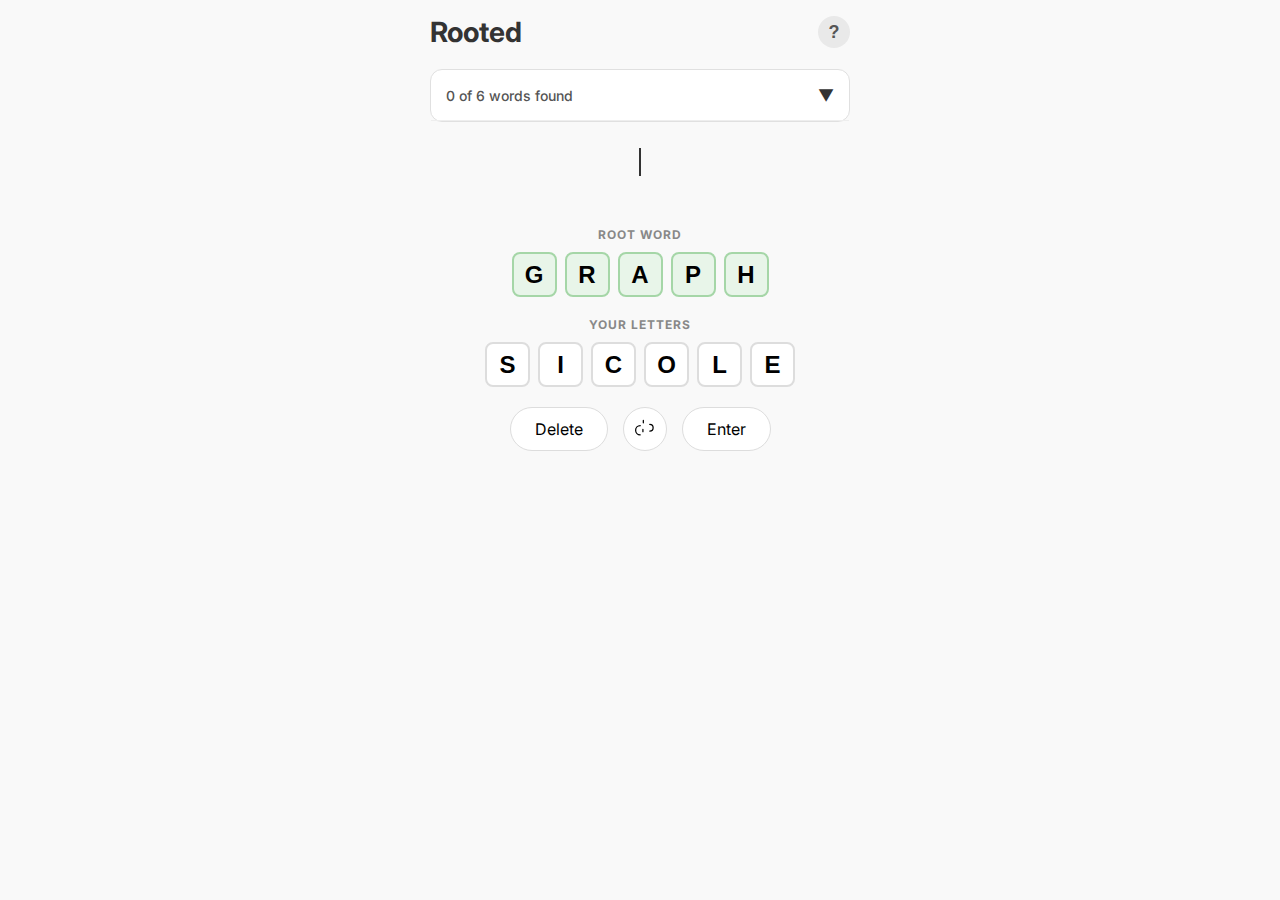
<file: index.html>
<!DOCTYPE html>
<html lang="en">
<head>
    <meta charset="UTF-8">
    <meta name="viewport" content="width=device-width, initial-scale=1.0, user-scalable=no">
    <title>Rooted</title>
    <link rel="stylesheet" href="style.css">
    <link rel="preconnect" href="https://fonts.googleapis.com">
    <link rel="preconnect" href="https://fonts.gstatic.com" crossorigin>
    <link href="https://fonts.googleapis.com/css2?family=Inter:wght@400;500;700&display=swap" rel="stylesheet">
</head>
<body>

    <!-- "How to Play" modal -->
    <div id="how-to-play-modal" class="modal-overlay hidden">
        <div class="modal-content">
            <button id="close-modal-button" class="close-button">&times;</button>
            <h2>How to Play Rooted</h2>
            <p>Find as many words as you can that meet the following rules:</p>
            <ul>
                <li>Words must contain the day's <strong>Root Word</strong>.</li>
                <li>Words must be 5 letters or longer.</li>
                <li>Words can only use letters from the Root Word and Your Letters.</li>
                <li>Letters can be reused.</li>
            </ul>
            <p>Good luck!</p>
        </div>
    </div>

    <!-- Main game container -->
    <div class="game-container">
        <div class="top-bar">
            <h1>Rooted</h1>
            <button id="how-to-play-button">?</button>
        </div>

        <!-- NEW: Progress section at the top -->
        <div id="results-container">
            <div class="results-header" id="results-toggle">
                <span id="found-words-summary">0 of 0 words found</span>
                <span id="toggle-arrow">▼</span>
            </div>
            <div id="collapsible-content" class="hidden">
                <div id="progress-section"></div>
            </div>
        </div>

        <!-- Main puzzle area -->
        <main id="puzzle-area">
            <div id="input-area">
                <div id="text-display-container" tabindex="0">
                    <span id="typed-text-display"></span>
                    <span id="cursor"></span>
                </div>
                <input type="text" id="hidden-word-input" autocomplete="off" autocorrect="off" autocapitalize="off" spellcheck="false">
            </div>
            <div id="message-area"></div>

            <div class="puzzle-section">
                <h2 class="section-title">Root Word</h2>
                <div id="root-word-display" class="letter-grid"></div>
            </div>
            <div class="puzzle-section">
                <h2 class="section-title">Your Letters</h2>
                <div id="extra-letters-display" class="letter-grid"></div>
            </div>
        </main>
        
        <!-- Controls area -->
        <div id="controls-area">
            <button class="control-button" id="delete-button">Delete</button>
            <button class="control-button icon-button" id="shuffle-button" aria-label="Shuffle Letters">
                <svg xmlns="http://www.w3.org/2000/svg" viewBox="0 0 24 24" fill="currentColor"><path d="M10.75,1.75a.75.75,0,0,0-1.5,0V4.5a.75.75,0,0,0,1.5,0Zm-2,13.5a.75.75,0,0,0,1.5,0V12.5a.75.75,0,0,0-1.5,0ZM17,6.5a.75.75,0,0,1,.75-.75,4.75,4.75,0,0,1,0,9.5.75.75,0,0,1,0-1.5,3.25,3.25,0,0,0,0-6.5.75.75,0,0,1-.75-.75ZM7,8a.75.75,0,0,1-.75.75,4.75,4.75,0,0,0,0,9.5.75.75,0,0,1,0,1.5,6.25,6.25,0,0,1,0-12.5A.75.75,0,0,1,7,8Z"/></svg>
            </button>
            <button class="control-button" id="submit-button">Enter</button>
        </div>
    </div>

    <script src="script.js"></script>
</body>
</html>
</file>
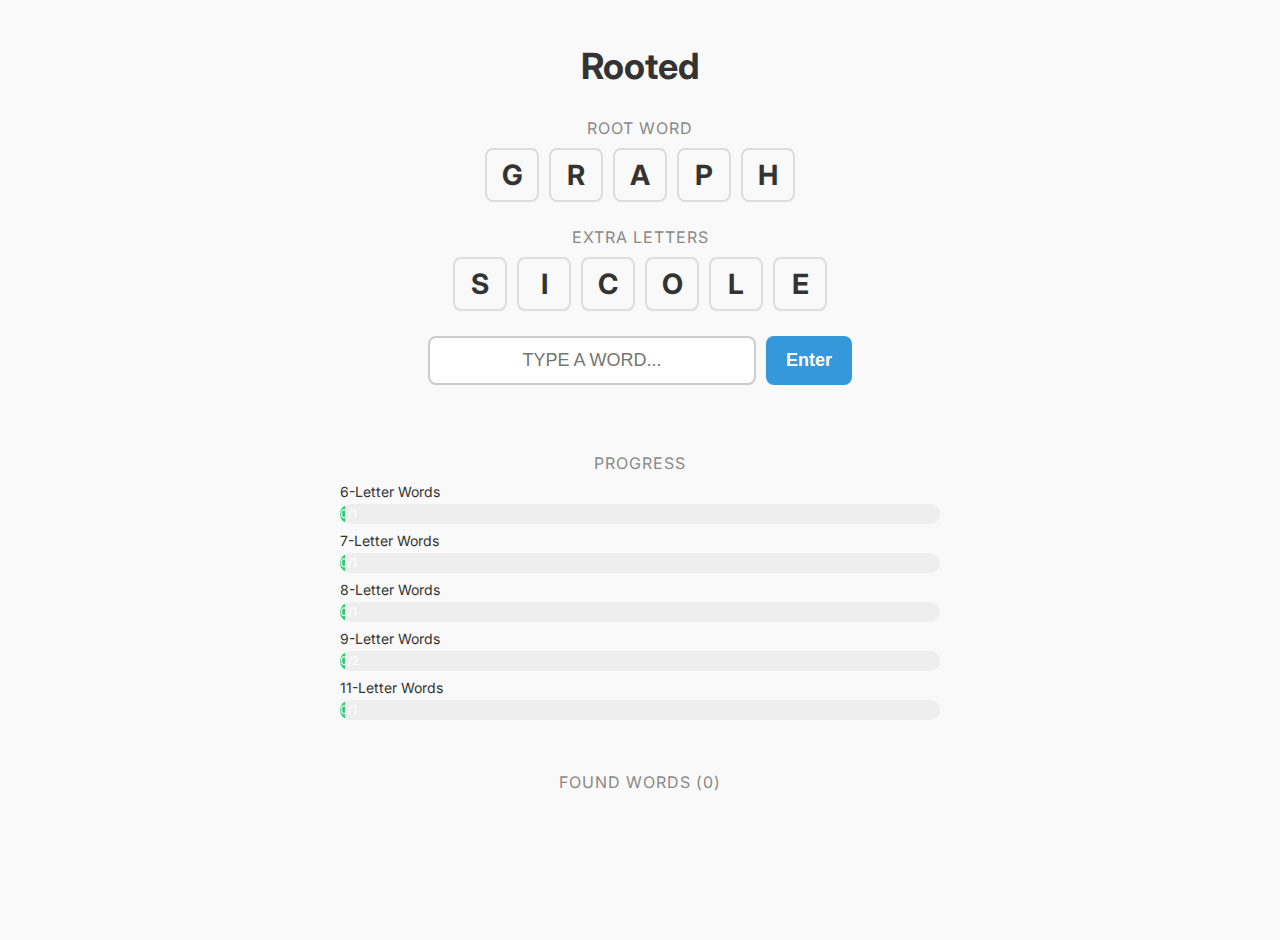
<file: rooted-game/index.html>
<!DOCTYPE html>
<html lang="en">
<head>
    <meta charset="UTF-8">
    <meta name="viewport" content="width=device-width, initial-scale=1.0">
    <title>Rooted</title>
    <!-- Link to our CSS file for styling -->
    <link rel="stylesheet" href="style.css">
    <!-- Load the Inter font from Google Fonts -->
    <link rel="preconnect" href="https://fonts.googleapis.com">
    <link rel="preconnect" href="https://fonts.gstatic.com" crossorigin>
    <link href="https://fonts.googleapis.com/css2?family=Inter:wght@400;700&display=swap" rel="stylesheet">
</head>
<body>

    <div class="game-container">
        <header>
            <h1>Rooted</h1>
        </header>

        <!-- The main puzzle area -->
        <main id="puzzle-area">
            <div class="puzzle-section">
                <h2 class="section-title">Root Word</h2>
                <div id="root-word-display" class="letter-grid">
                    <!-- Root word letters will be generated here by JavaScript -->
                </div>
            </div>

            <div class="puzzle-section">
                <h2 class="section-title">Extra Letters</h2>
                <div id="extra-letters-display" class="letter-grid">
                    <!-- Extra letters will be generated here by JavaScript -->
                </div>
            </div>
        </main>

        <!-- The area for user input -->
        <div id="input-area">
            <input type="text" id="word-input" placeholder="Type a word..." autocomplete="off" autocorrect="off" autocapitalize="off" spellcheck="false">
            <button id="submit-button">Enter</button>
        </div>
        
        <!-- A message area for feedback -->
        <div id="message-area"></div>

        <!-- The progress and found words sections -->
        <div id="results-area">
            <div id="progress-container">
                <h2 class="section-title">Progress</h2>
                <div id="progress-section">
                    <!-- Progress bars will be generated here by JavaScript -->
                </div>
            </div>
            <div id="found-words-container">
                <h2 class="section-title">Found Words (<span id="found-words-count">0</span>)</h2>
                <ul id="found-words-list">
                    <!-- Found words will be added here by JavaScript -->
                </ul>
            </div>
        </div>
    </div>

    <!-- Link to our JavaScript file for game logic -->
    <script src="script.js"></script>

</body>
</html>
</file>
<file: style.css>
/* General body styling */
body {
    background-color: #f9f9f9;
    font-family: 'Inter', sans-serif;
    color: #333;
    margin: 0;
    padding: 15px;
    -webkit-tap-highlight-color: transparent; /* Removes blue tap highlight on mobile */
}

/* Main container for the game */
.game-container {
    width: 100%;
    max-width: 420px; /* Optimized for mobile screens */
    margin: 0 auto; /* Center the container */
    text-align: center;
}

/* --- TOP BAR & HEADER --- */
.top-bar {
    display: flex;
    justify-content: space-between;
    align-items: center;
    margin-bottom: 20px;
}
.top-bar h1 {
    font-size: 28px;
    font-weight: 700;
    margin: 0;
}
#how-to-play-button {
    background: #e9e9e9;
    border: none;
    border-radius: 50%;
    width: 32px;
    height: 32px;
    font-size: 18px;
    font-weight: 700;
    cursor: pointer;
    color: #555;
}

/* --- RESULTS (PROGRESS) CONTAINER --- */
#results-container {
    border: 1px solid #e0e0e0;
    border-radius: 12px;
    background-color: white;
    margin-bottom: 20px;
}
.results-header {
    display: flex;
    justify-content: space-between;
    align-items: center;
    padding: 15px;
    cursor: pointer;
}
#found-words-summary {
    font-size: 14px;
    font-weight: 500;
    color: #555;
}
#toggle-arrow {
    font-size: 16px;
    transition: transform 0.3s ease;
}
#collapsible-content {
    max-height: 0;
    overflow: hidden;
    transition: max-height 0.3s ease-in-out;
    border-top: 1px solid #eee;
}
#collapsible-content.expanded {
    max-height: 500px; /* Adjust as needed */
    padding: 15px;
}
.progress-entry { margin-bottom: 15px; }
.progress-label { font-size: 14px; text-align: left; width: 120px; }
.progress-bar-background { flex-grow: 1; height: 24px; background-color: #eee; border-radius: 12px; }
.progress-bar-inner { height: 100%; width: 0%; background-color: #2ecc71; border-radius: 12px; transition: width 0.5s; text-align: right; color: white; font-size: 12px; line-height: 24px; padding-right: 8px; box-sizing: border-box; }
.progress-bar-container { display: flex; align-items: center; gap: 10px; margin-bottom: 8px; }

/* --- PUZZLE & INPUT AREA --- */
#input-area {
    margin-bottom: 10px;
    height: 40px;
}
#text-display-container {
    display: flex;
    align-items: center;
    justify-content: center;
    min-height: 40px;
}
#typed-text-display {
    font-size: 28px;
    font-weight: 700;
    letter-spacing: 2px;
}
#typed-text-display span.valid-letter { color: #333; }
#typed-text-display span.invalid-letter { color: #ccc; }
#cursor { display: inline-block; width: 2px; height: 28px; background-color: #333; animation: blink 1s step-end infinite; }
@keyframes blink { from, to { background-color: transparent } 50% { background-color: #333; } }
#hidden-word-input { position: absolute; left: -9999px; opacity: 0; }
#message-area { height: 20px; margin-bottom: 15px; color: #e74c3c; font-weight: 700; }

/* --- LETTER GRIDS --- */
.puzzle-section { margin-bottom: 20px; }
.section-title { font-size: 12px; color: #888; text-transform: uppercase; letter-spacing: 1px; margin-bottom: 10px; }
.letter-grid { display: flex; justify-content: center; gap: 8px; flex-wrap: wrap; }
.letter-square {
    width: 45px;
    height: 45px;
    border: 2px solid #ddd;
    border-radius: 8px;
    display: flex;
    justify-content: center;
    align-items: center;
    font-size: 24px;
    font-weight: 700;
    text-transform: uppercase;
    background-color: white;
    cursor: pointer;
    transition: transform 0.1s ease;
    user-select: none;
}
.letter-square.root {
    background-color: #e8f5e9; /* Light green for root letters */
    border-color: #a5d6a7;
}
.letter-square.clicked {
    transform: scale(0.9);
    background-color: #ddd;
}

/* --- CONTROLS AREA --- */
#controls-area { display: flex; justify-content: center; align-items: center; gap: 15px; margin-top: 20px; }
.control-button {
    height: 44px;
    background-color: #fff;
    border: 1px solid #ddd;
    border-radius: 22px;
    padding: 0 24px;
    font-size: 16px;
    font-family: 'Inter', sans-serif;
    cursor: pointer;
    display: flex;
    align-items: center;
    justify-content: center;
    transition: background-color 0.1s, transform 0.1s;
}
.control-button.icon-button { padding: 0; width: 44px; }
.control-button svg { width: 20px; height: 20px; fill: currentColor; }
.control-button.pressed { background-color: #ddd; transform: scale(0.96); }

/* --- MODAL STYLES --- */
.modal-overlay { position: fixed; z-index: 1000; top: 0; left: 0; width: 100%; height: 100%; background-color: rgba(0, 0, 0, 0.6); display: flex; justify-content: center; align-items: center; padding: 15px; }
.modal-overlay.hidden { display: none; }
.modal-content { background: white; padding: 25px; border-radius: 12px; width: 100%; box-shadow: 0 5px 15px rgba(0,0,0,0.3); position: relative; text-align: left; }
.modal-content h2 { margin-top: 0; text-align: center; }
.modal-content ul { padding-left: 20px; }
.modal-content li { margin-bottom: 10px; }
.close-button { position: absolute; top: 10px; right: 15px; background: none; border: none; font-size: 28px; color: #aaa; cursor: pointer; }
</file>
<file: rooted-game/style.css>
/* General body styling */
body {
    background-color: #f9f9f9; /* A very light, off-white background */
    font-family: 'Inter', sans-serif; /* Use the Inter font */
    color: #333; /* Dark grey for text for good contrast */
    display: flex;
    justify-content: center;
    align-items: flex-start; /* Align to the top */
    margin: 0;
    padding: 20px;
    min-height: 100vh;
}

/* Main container for the game */
.game-container {
    width: 100%;
    max-width: 600px; /* Set a max width for larger screens */
    text-align: center;
}

header h1 {
    font-size: 36px;
    font-weight: 700;
    margin-bottom: 30px;
}

/* Styling for sections like Root Word, Extra Letters */
.puzzle-section {
    margin-bottom: 25px;
}

.section-title {
    font-size: 16px;
    font-weight: 400;
    color: #888; /* Lighter grey for titles */
    text-transform: uppercase;
    letter-spacing: 1px;
    margin-bottom: 10px;
}

/* The grid that holds the letter squares */
.letter-grid {
    display: flex;
    justify-content: center;
    gap: 10px; /* Space between squares */
}

/* Individual letter squares */
.letter-square {
    width: 50px;
    height: 50px;
    border: 2px solid #ddd;
    border-radius: 8px; /* Rounded corners */
    display: flex;
    justify-content: center;
    align-items: center;
    font-size: 28px;
    font-weight: 700;
    text-transform: uppercase;
}

/* Styling for the input area */
#input-area {
    display: flex;
    justify-content: center;
    margin-bottom: 15px;
}

#word-input {
    width: 60%;
    max-width: 300px;
    padding: 12px;
    font-size: 18px;
    border: 2px solid #ccc;
    border-radius: 8px;
    text-align: center;
    text-transform: uppercase;
    outline: none; /* Remove default outline */
}

#word-input:focus {
    border-color: #3498db; /* Highlight when selected */
}

#submit-button {
    padding: 12px 20px;
    font-size: 18px;
    font-weight: 700;
    margin-left: 10px;
    border: none;
    background-color: #3498db; /* A nice blue color */
    color: white;
    border-radius: 8px;
    cursor: pointer;
    transition: background-color 0.2s;
}

#submit-button:hover {
    background-color: #2980b9; /* Darker blue on hover */
}

/* Area for showing messages like "Word not found" */
#message-area {
    height: 20px;
    margin-bottom: 20px;
    color: #e74c3c; /* Red for errors */
    font-weight: 700;
}

/* Container for progress bars and found words list */
#results-area {
    display: flex;
    flex-direction: column;
    gap: 30px;
}

/* Progress bar styling */
.progress-bar-container {
    margin-bottom: 8px;
}

.progress-label {
    font-size: 14px;
    text-align: left;
    margin-bottom: 4px;
}

.progress-bar-background {
    width: 100%;
    height: 20px;
    background-color: #eee;
    border-radius: 10px;
    overflow: hidden; /* Ensures the inner bar has rounded corners */
}

.progress-bar-inner {
    height: 100%;
    width: 0%; /* Start at 0% width */
    background-color: #2ecc71; /* Green for progress */
    border-radius: 10px;
    transition: width 0.5s ease-in-out; /* Smooth animation */
    text-align: right;
    color: white;
    font-size: 12px;
    line-height: 20px;
    padding-right: 5px;
}

/* Found words list styling */
#found-words-list {
    list-style: none;
    padding: 0;
    margin: 0;
    column-count: 3; /* Arrange words in columns */
    column-gap: 20px;
}

#found-words-list li {
    padding: 4px 0;
    font-size: 16px;
    text-align: left;
}
</file>
